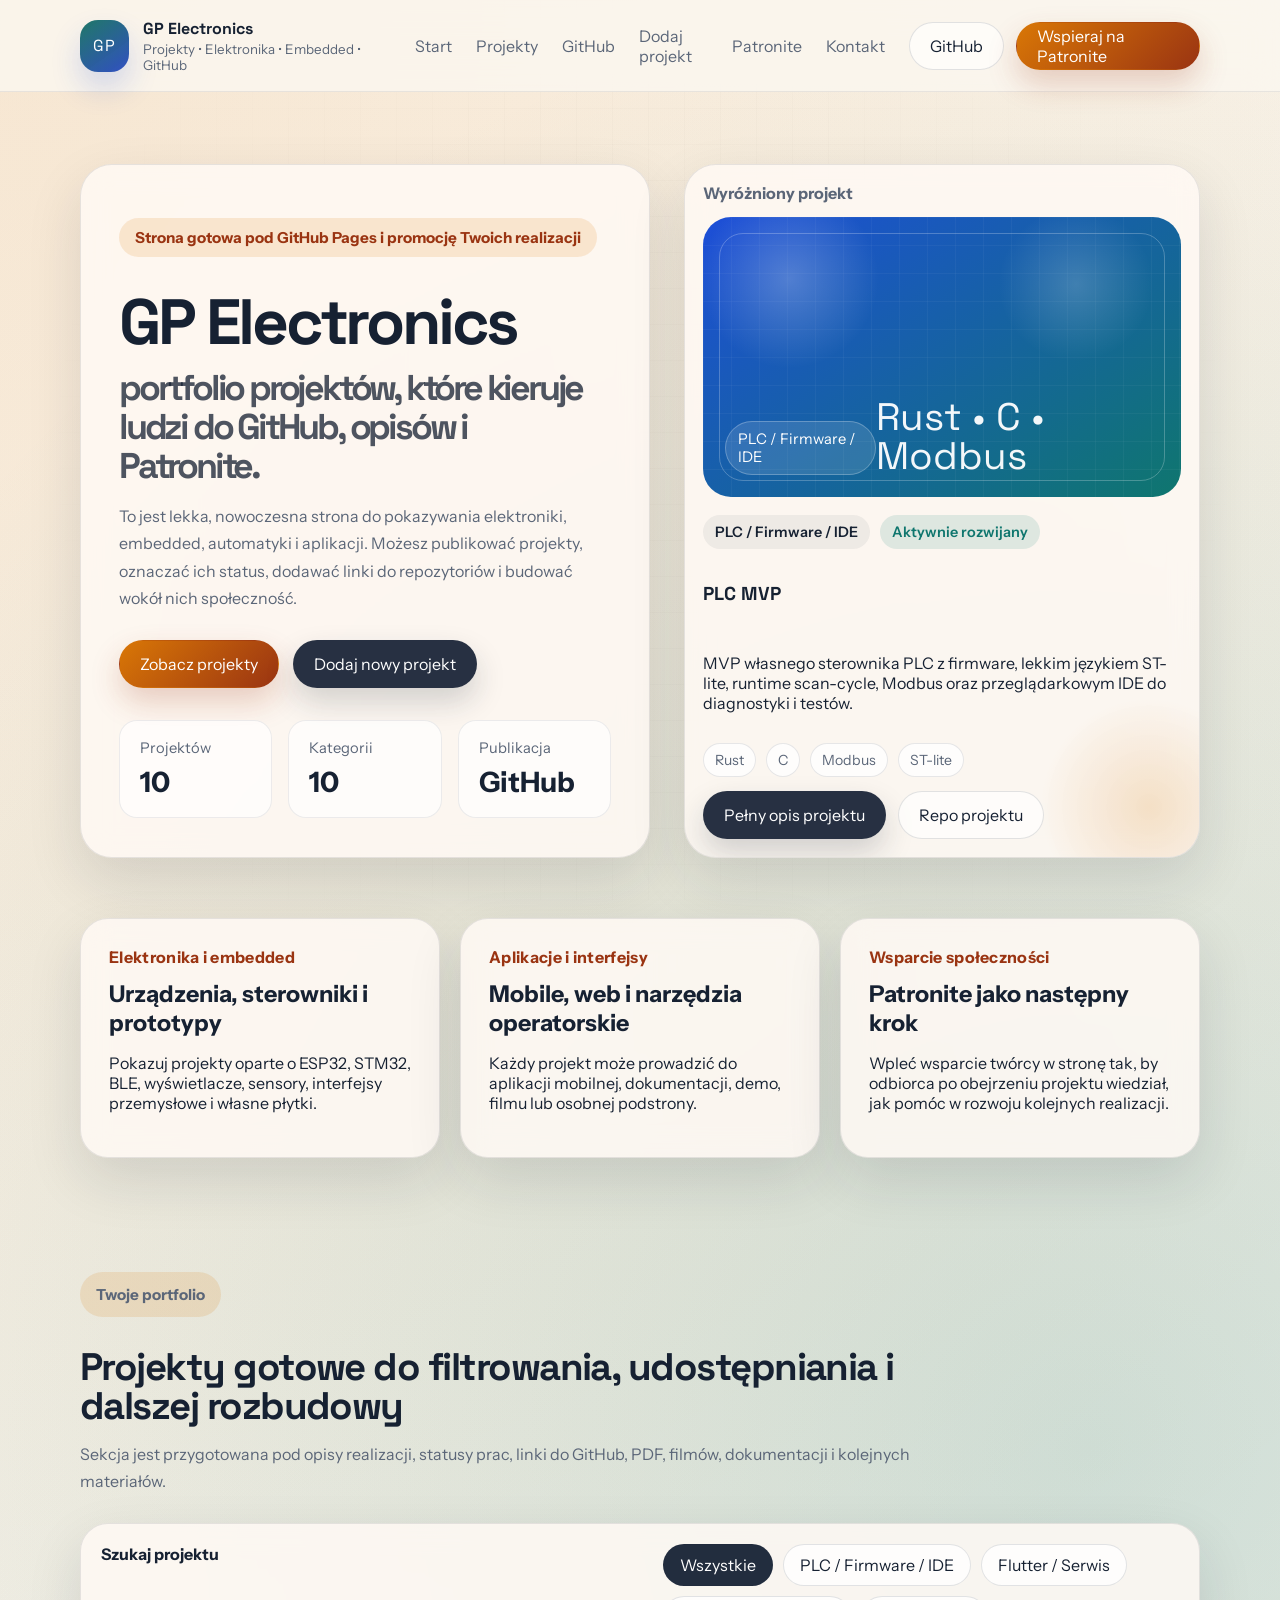
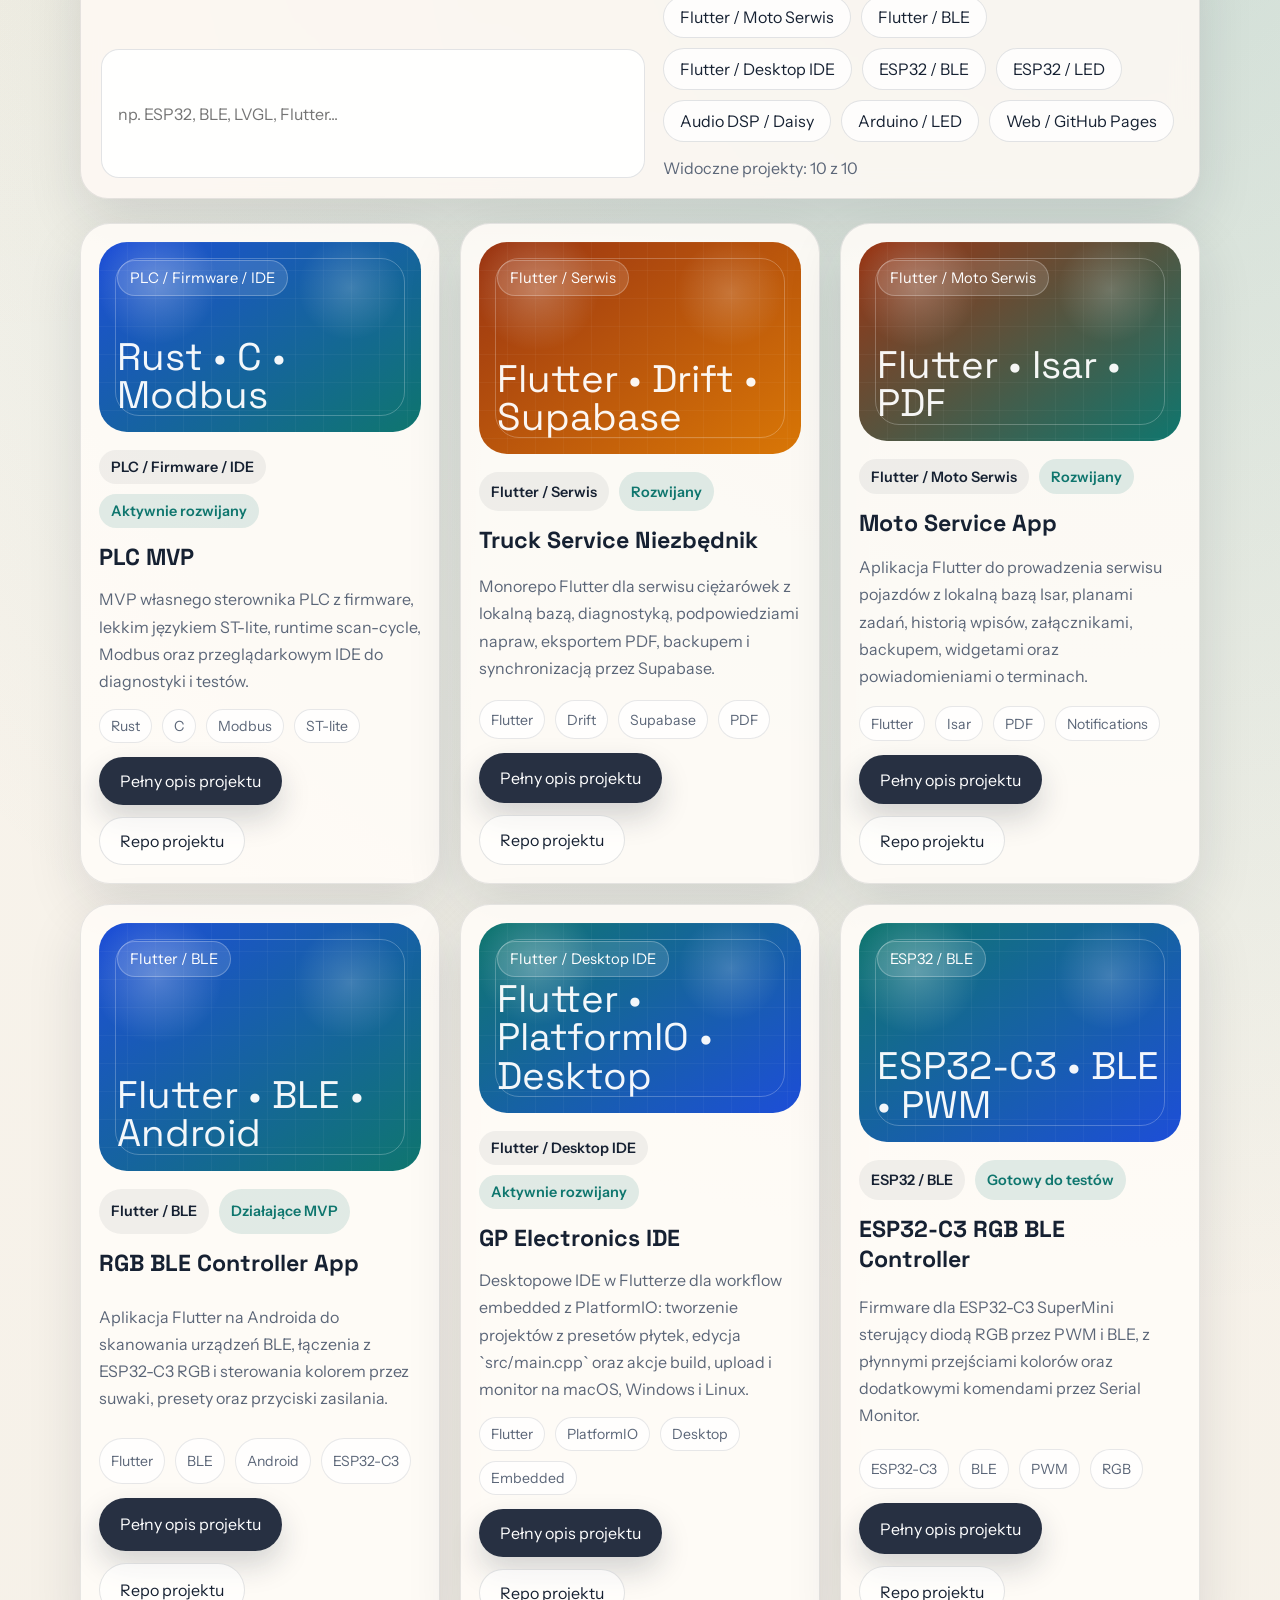
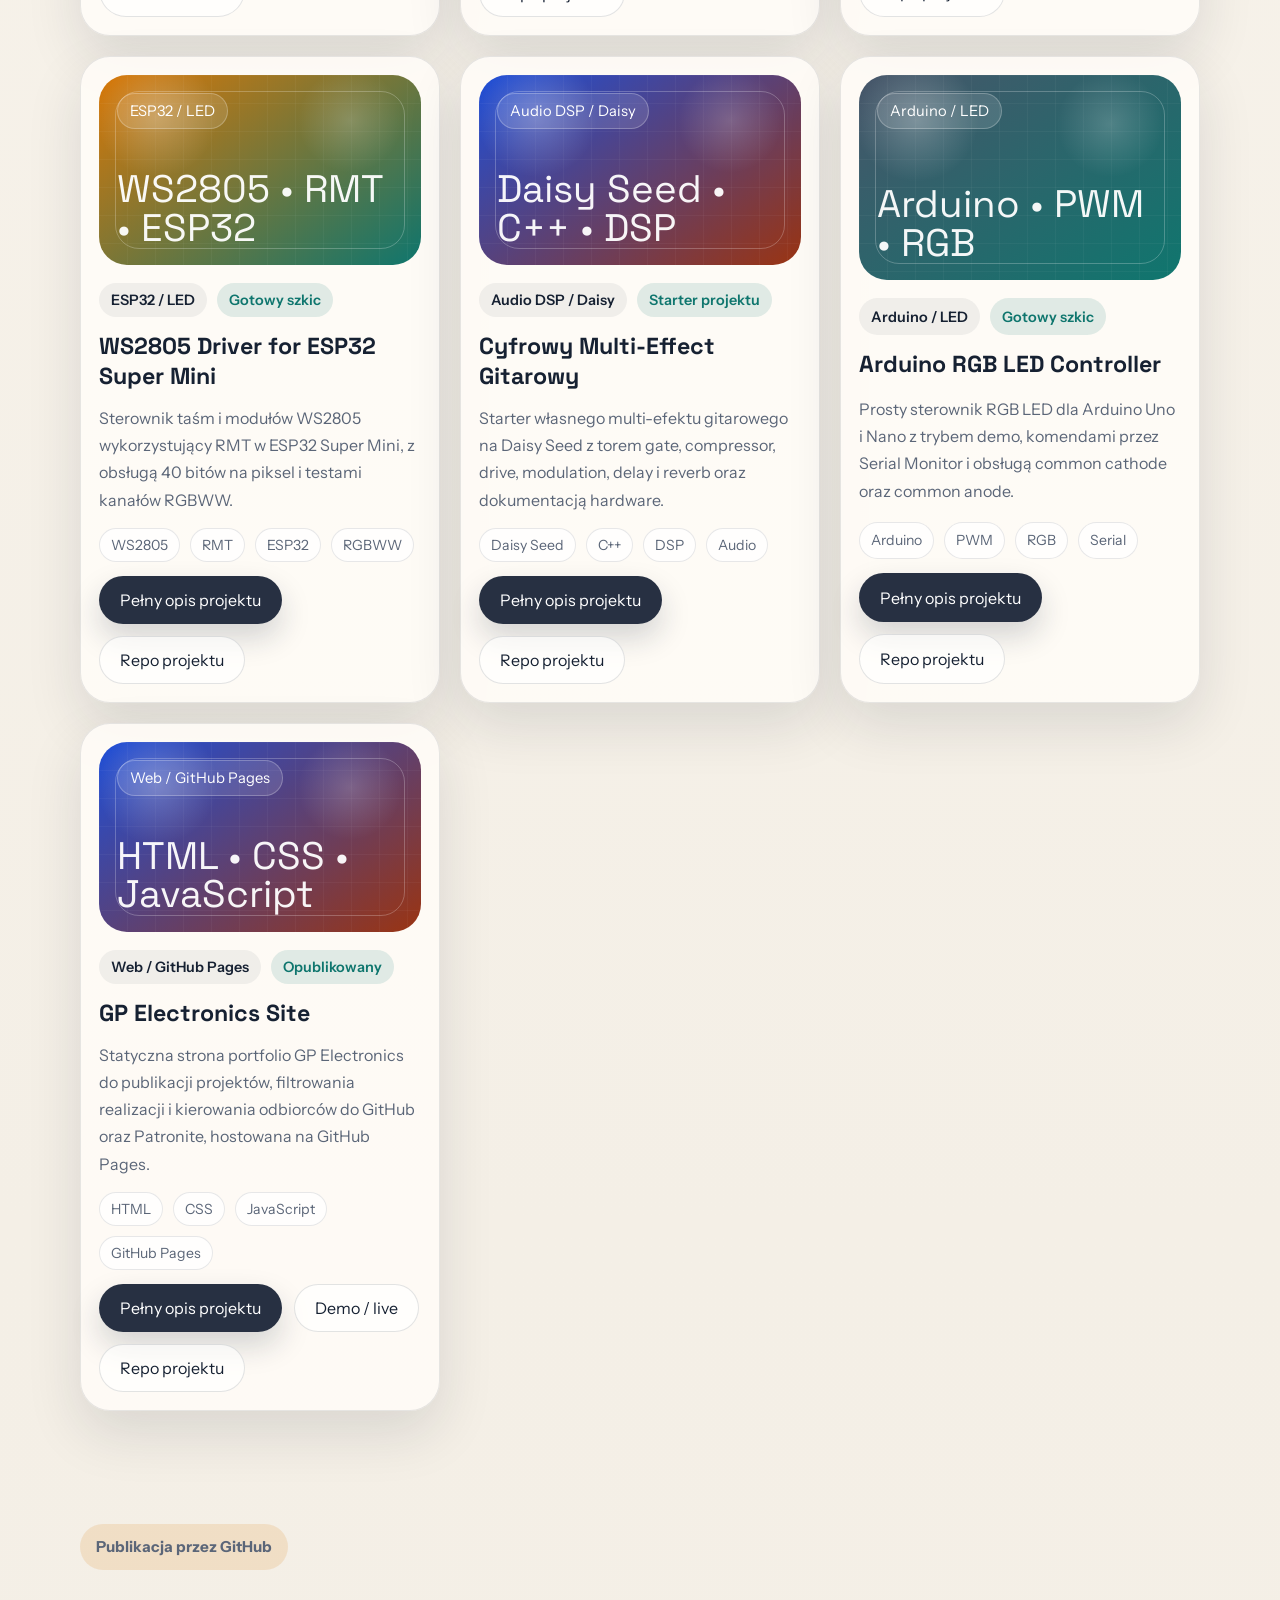
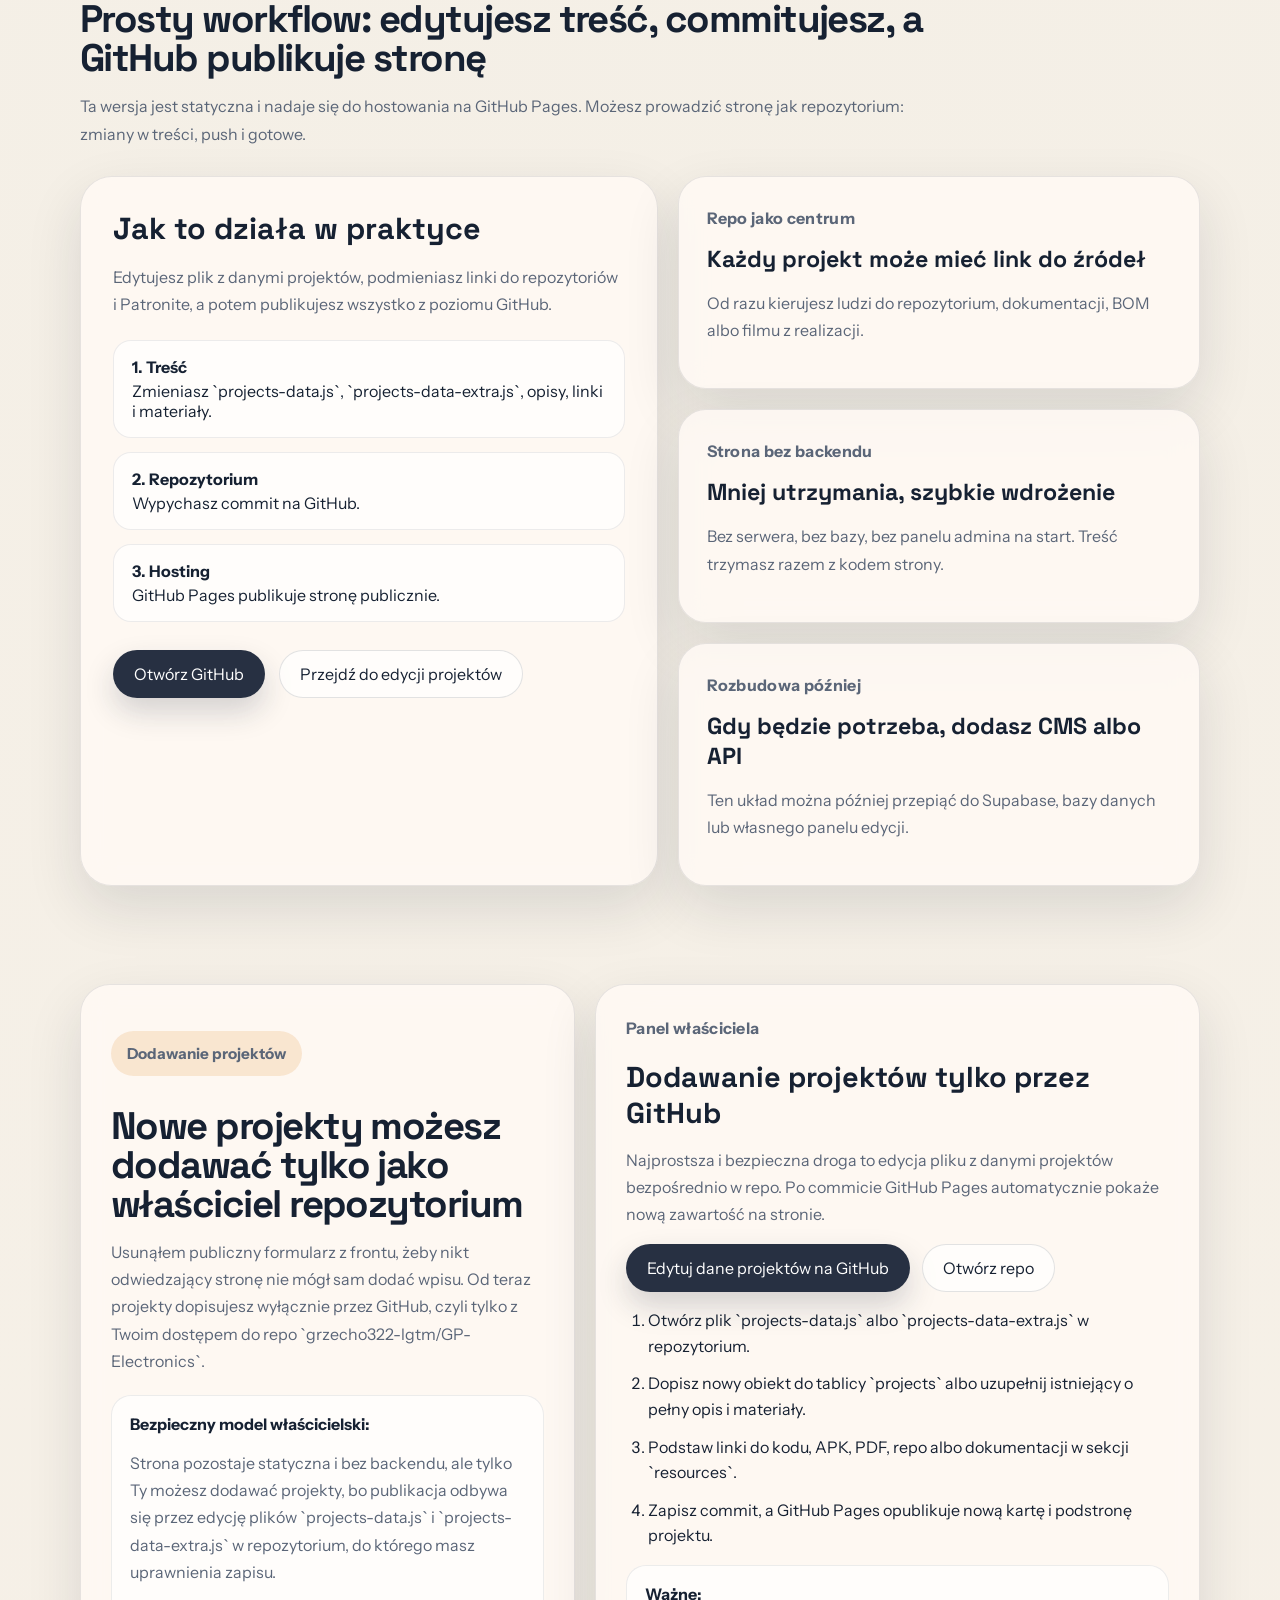
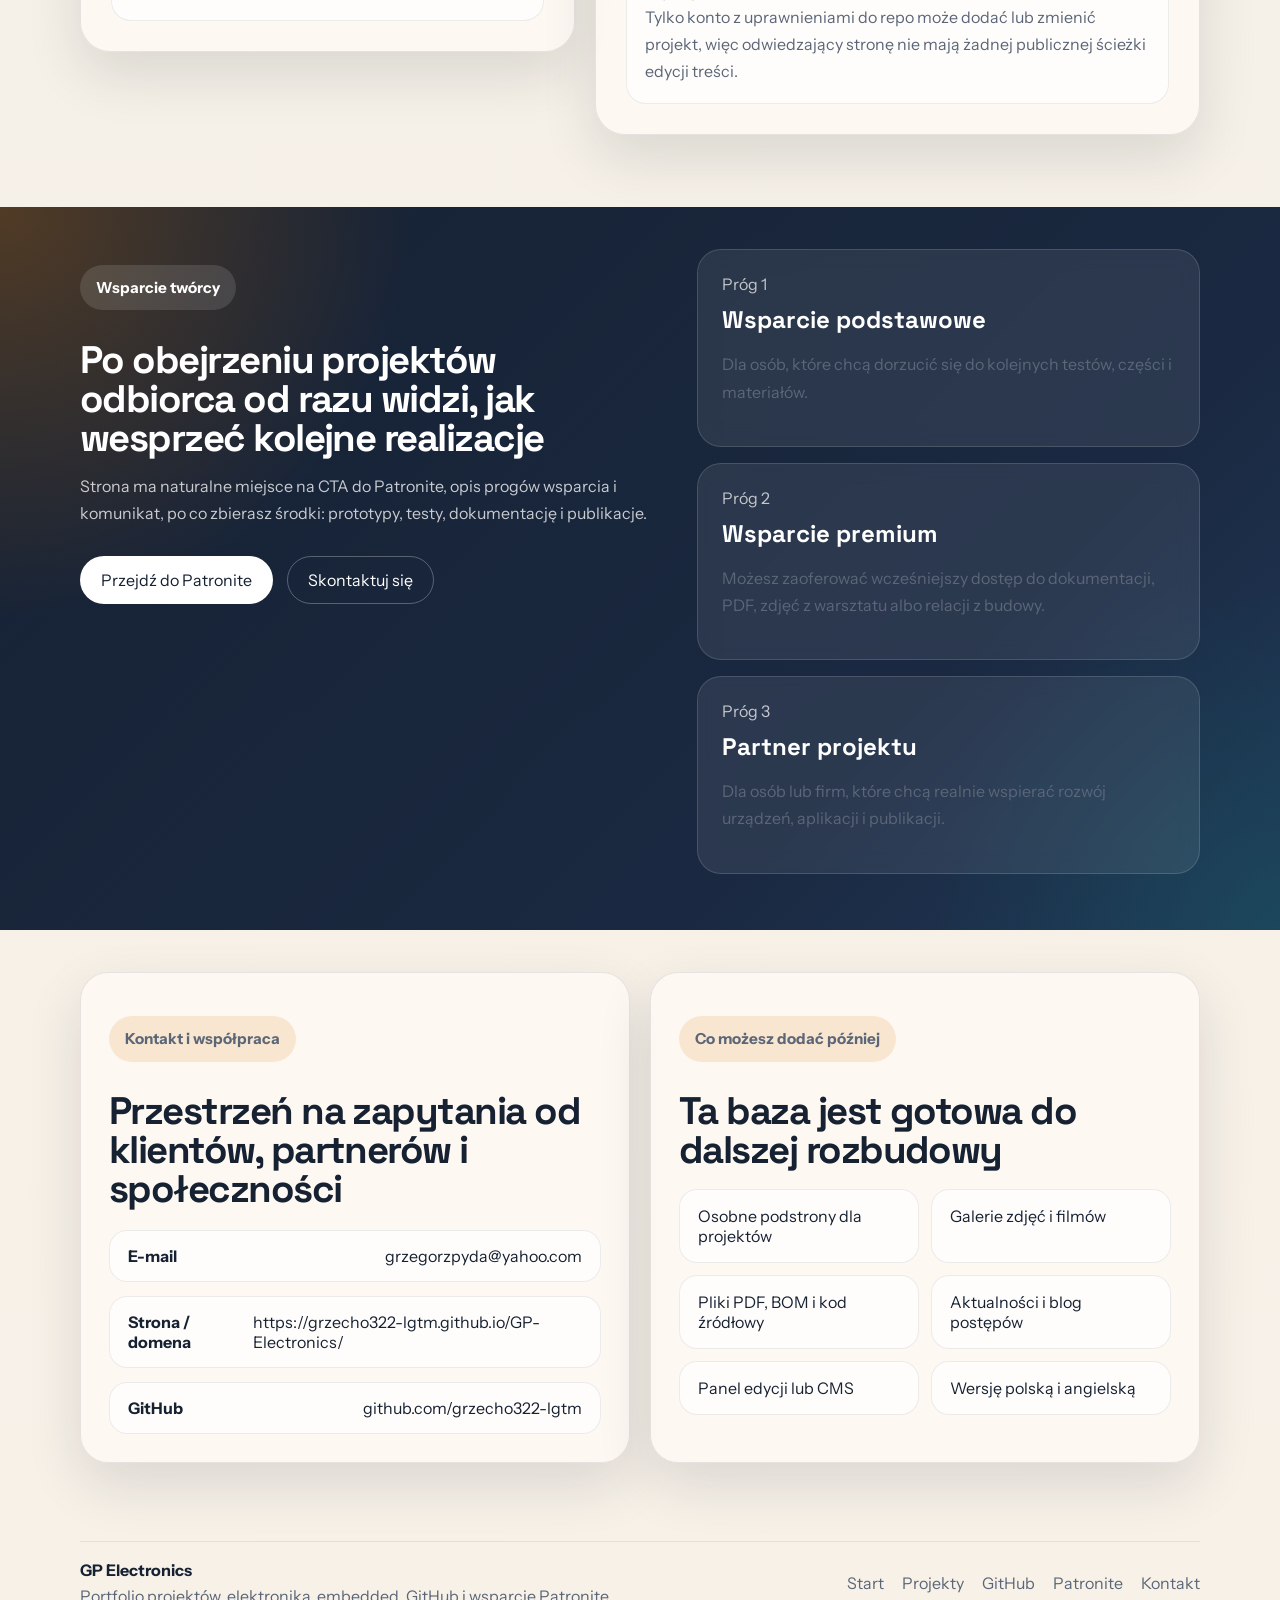
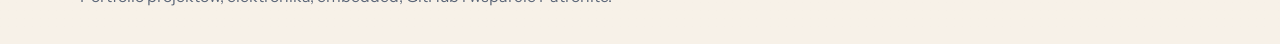
<file: index.html>
<!DOCTYPE html>
<html lang="pl">
  <head>
    <meta charset="UTF-8" />
    <meta name="viewport" content="width=device-width, initial-scale=1.0" />
    <title>GP Electronics | Projekty, embedded i Patronite</title>
    <meta
      name="description"
      content="Strona GP Electronics do publikacji projektów embedded, elektroniki i aplikacji oraz kierowania odbiorców do GitHub i Patronite."
    />
    <link rel="preconnect" href="https://fonts.googleapis.com" />
    <link rel="preconnect" href="https://fonts.gstatic.com" crossorigin />
    <link
      href="https://fonts.googleapis.com/css2?family=Instrument+Sans:wght@400;500;600;700&family=Space+Grotesk:wght@500;700&display=swap"
      rel="stylesheet"
    />
    <link rel="stylesheet" href="./styles.css" />
  </head>
  <body>
    <div class="page-shell">
      <header class="site-header">
        <div class="shell header-inner">
          <a class="brand" href="#start" aria-label="GP Electronics - start">
            <span class="brand-mark">GP</span>
            <span class="brand-copy">
              <strong>GP Electronics</strong>
              <small>Projekty • Elektronika • Embedded • GitHub</small>
            </span>
          </a>

          <nav class="desktop-nav" aria-label="Główna nawigacja">
            <a href="#start">Start</a>
            <a href="#projekty">Projekty</a>
            <a href="#github">GitHub</a>
            <a href="#dodaj">Dodaj projekt</a>
            <a href="#patronite">Patronite</a>
            <a href="#kontakt">Kontakt</a>
          </nav>

          <div class="header-actions">
            <a class="button button-ghost desktop-only" id="github-profile-link" href="#" target="_blank" rel="noreferrer">
              GitHub
            </a>
            <a class="button button-primary" id="patronite-link-header" href="#" target="_blank" rel="noreferrer">
              Wspieraj na Patronite
            </a>
            <button class="menu-toggle" id="menu-toggle" type="button" aria-expanded="false" aria-controls="mobile-nav">
              <span></span>
              <span></span>
              <span></span>
              <span class="sr-only">Otwórz menu</span>
            </button>
          </div>
        </div>

        <div class="mobile-nav" id="mobile-nav">
          <div class="shell mobile-nav-inner">
            <a href="#start">Start</a>
            <a href="#projekty">Projekty</a>
            <a href="#github">GitHub</a>
            <a href="#dodaj">Dodaj projekt</a>
            <a href="#patronite">Patronite</a>
            <a href="#kontakt">Kontakt</a>
            <a class="button button-primary button-block" id="patronite-link-mobile" href="#" target="_blank" rel="noreferrer">
              Wspieraj na Patronite
            </a>
          </div>
        </div>
      </header>

      <main>
        <section class="hero-section" id="start">
          <div class="shell hero-grid">
            <div class="hero-copy fade-up">
              <p class="eyebrow">Strona gotowa pod GitHub Pages i promocję Twoich realizacji</p>
              <h1>
                GP Electronics
                <span>portfolio projektów, które kieruje ludzi do GitHub, opisów i Patronite.</span>
              </h1>
              <p class="hero-text">
                To jest lekka, nowoczesna strona do pokazywania elektroniki, embedded, automatyki i aplikacji.
                Możesz publikować projekty, oznaczać ich status, dodawać linki do repozytoriów i budować wokół nich społeczność.
              </p>

              <div class="hero-actions">
                <a class="button button-primary" href="#projekty">Zobacz projekty</a>
                <a class="button button-secondary" href="#dodaj">Dodaj nowy projekt</a>
              </div>

              <div class="stats-grid" id="stats-grid">
                <article class="stat-card">
                  <span>Projektów</span>
                  <strong id="projects-count">0</strong>
                </article>
                <article class="stat-card">
                  <span>Kategorii</span>
                  <strong id="categories-count">0</strong>
                </article>
                <article class="stat-card">
                  <span>Publikacja</span>
                  <strong>GitHub</strong>
                </article>
              </div>
            </div>

            <aside class="featured-panel fade-up-delayed">
              <div class="featured-label">Wyróżniony projekt</div>
              <div class="featured-card" id="featured-project"></div>
            </aside>
          </div>
        </section>

        <section class="section shell capabilities-section">
          <div class="capabilities-grid">
            <article class="info-card reveal-card">
              <p class="info-kicker">Elektronika i embedded</p>
              <h2>Urządzenia, sterowniki i prototypy</h2>
              <p>
                Pokazuj projekty oparte o ESP32, STM32, BLE, wyświetlacze, sensory, interfejsy przemysłowe i własne płytki.
              </p>
            </article>
            <article class="info-card reveal-card">
              <p class="info-kicker">Aplikacje i interfejsy</p>
              <h2>Mobile, web i narzędzia operatorskie</h2>
              <p>
                Każdy projekt może prowadzić do aplikacji mobilnej, dokumentacji, demo, filmu lub osobnej podstrony.
              </p>
            </article>
            <article class="info-card reveal-card">
              <p class="info-kicker">Wsparcie społeczności</p>
              <h2>Patronite jako następny krok</h2>
              <p>
                Wpleć wsparcie twórcy w stronę tak, by odbiorca po obejrzeniu projektu wiedział, jak pomóc w rozwoju kolejnych realizacji.
              </p>
            </article>
          </div>
        </section>

        <section class="section shell" id="projekty">
          <div class="section-heading">
            <p class="eyebrow">Twoje portfolio</p>
            <h2>Projekty gotowe do filtrowania, udostępniania i dalszej rozbudowy</h2>
            <p>
              Sekcja jest przygotowana pod opisy realizacji, statusy prac, linki do GitHub, PDF, filmów, dokumentacji i kolejnych materiałów.
            </p>
          </div>

          <div class="projects-toolbar">
            <label class="search-field" for="project-search">
              <span>Szukaj projektu</span>
              <input id="project-search" type="search" placeholder="np. ESP32, BLE, LVGL, Flutter..." />
            </label>

            <div class="toolbar-meta">
              <div class="filter-group" id="category-filters" aria-label="Filtry kategorii"></div>
              <p class="results-summary" id="results-summary"></p>
            </div>
          </div>

          <div class="projects-grid" id="projects-grid"></div>
        </section>

        <section class="section shell github-section" id="github">
          <div class="section-heading">
            <p class="eyebrow">Publikacja przez GitHub</p>
            <h2>Prosty workflow: edytujesz treść, commitujesz, a GitHub publikuje stronę</h2>
            <p>
              Ta wersja jest statyczna i nadaje się do hostowania na GitHub Pages. Możesz prowadzić stronę jak repozytorium: zmiany w treści, push i gotowe.
            </p>
          </div>

          <div class="github-layout">
            <article class="github-callout">
              <h3>Jak to działa w praktyce</h3>
              <p>
                Edytujesz plik z danymi projektów, podmieniasz linki do repozytoriów i Patronite, a potem publikujesz wszystko z poziomu GitHub.
              </p>
              <div class="github-steps">
                <div>
                  <strong>1. Treść</strong>
                  <span>Zmieniasz `projects-data.js`, `projects-data-extra.js`, opisy, linki i materiały.</span>
                </div>
                <div>
                  <strong>2. Repozytorium</strong>
                  <span>Wypychasz commit na GitHub.</span>
                </div>
                <div>
                  <strong>3. Hosting</strong>
                  <span>GitHub Pages publikuje stronę publicznie.</span>
                </div>
              </div>
              <div class="hero-actions">
                <a class="button button-secondary" id="github-repository-link" href="#" target="_blank" rel="noreferrer">Otwórz GitHub</a>
                <a class="button button-ghost" href="#dodaj">Przejdź do edycji projektów</a>
              </div>
            </article>

            <div class="github-cards">
              <article class="mini-card">
                <p class="info-kicker">Repo jako centrum</p>
                <h3>Każdy projekt może mieć link do źródeł</h3>
                <p>Od razu kierujesz ludzi do repozytorium, dokumentacji, BOM albo filmu z realizacji.</p>
              </article>
              <article class="mini-card">
                <p class="info-kicker">Strona bez backendu</p>
                <h3>Mniej utrzymania, szybkie wdrożenie</h3>
                <p>Bez serwera, bez bazy, bez panelu admina na start. Treść trzymasz razem z kodem strony.</p>
              </article>
              <article class="mini-card">
                <p class="info-kicker">Rozbudowa później</p>
                <h3>Gdy będzie potrzeba, dodasz CMS albo API</h3>
                <p>Ten układ można później przepiąć do Supabase, bazy danych lub własnego panelu edycji.</p>
              </article>
            </div>
          </div>
        </section>

        <section class="section shell add-section" id="dodaj">
          <div class="add-layout">
            <article class="editor-note">
              <div class="section-heading compact">
                <p class="eyebrow">Dodawanie projektów</p>
                <h2>Nowe projekty możesz dodawać tylko jako właściciel repozytorium</h2>
                <p>
                  Usunąłem publiczny formularz z frontu, żeby nikt odwiedzający stronę nie mógł sam dodać wpisu. Od teraz projekty dopisujesz wyłącznie przez GitHub, czyli tylko z Twoim dostępem do repo `grzecho322-lgtm/GP-Electronics`.
                </p>
              </div>

              <div class="editor-hint">
                <strong>Bezpieczny model właścicielski:</strong>
                <p>
                  Strona pozostaje statyczna i bez backendu, ale tylko Ty możesz dodawać projekty, bo publikacja odbywa się przez edycję plików `projects-data.js` i `projects-data-extra.js` w repozytorium, do którego masz uprawnienia zapisu.
                </p>
              </div>
            </article>

            <article class="owner-panel">
              <p class="info-kicker">Panel właściciela</p>
              <h3>Dodawanie projektów tylko przez GitHub</h3>
              <p>
                Najprostsza i bezpieczna droga to edycja pliku z danymi projektów bezpośrednio w repo. Po commicie GitHub Pages automatycznie pokaże nową zawartość na stronie.
              </p>

              <div class="owner-actions">
                <a class="button button-secondary" id="github-edit-projects-link" href="#" target="_blank" rel="noreferrer">
                  Edytuj dane projektów na GitHub
                </a>
                <a class="button button-ghost" id="github-repository-link-owner" href="#" target="_blank" rel="noreferrer">
                  Otwórz repo
                </a>
              </div>

              <ol class="owner-steps">
                <li>Otwórz plik `projects-data.js` albo `projects-data-extra.js` w repozytorium.</li>
                <li>Dopisz nowy obiekt do tablicy `projects` albo uzupełnij istniejący o pełny opis i materiały.</li>
                <li>Podstaw linki do kodu, APK, PDF, repo albo dokumentacji w sekcji `resources`.</li>
                <li>Zapisz commit, a GitHub Pages opublikuje nową kartę i podstronę projektu.</li>
              </ol>

              <div class="code-note">
                <strong>Ważne:</strong>
                <p>
                  Tylko konto z uprawnieniami do repo może dodać lub zmienić projekt, więc odwiedzający stronę nie mają żadnej publicznej ścieżki edycji treści.
                </p>
              </div>
            </article>
          </div>
        </section>

        <section class="section patronite-section" id="patronite">
          <div class="shell patronite-layout">
            <div class="patronite-copy">
              <p class="eyebrow inverted">Wsparcie twórcy</p>
              <h2>Po obejrzeniu projektów odbiorca od razu widzi, jak wesprzeć kolejne realizacje</h2>
              <p>
                Strona ma naturalne miejsce na CTA do Patronite, opis progów wsparcia i komunikat, po co zbierasz środki: prototypy, testy, dokumentację i publikacje.
              </p>
              <div class="hero-actions">
                <a class="button button-light" id="patronite-link-section" href="#" target="_blank" rel="noreferrer">Przejdź do Patronite</a>
                <a class="button button-outline-light" href="#kontakt">Skontaktuj się</a>
              </div>
            </div>

            <div class="tiers-grid">
              <article class="tier-card">
                <span>Próg 1</span>
                <h3>Wsparcie podstawowe</h3>
                <p>Dla osób, które chcą dorzucić się do kolejnych testów, części i materiałów.</p>
              </article>
              <article class="tier-card">
                <span>Próg 2</span>
                <h3>Wsparcie premium</h3>
                <p>Możesz zaoferować wcześniejszy dostęp do dokumentacji, PDF, zdjęć z warsztatu albo relacji z budowy.</p>
              </article>
              <article class="tier-card">
                <span>Próg 3</span>
                <h3>Partner projektu</h3>
                <p>Dla osób lub firm, które chcą realnie wspierać rozwój urządzeń, aplikacji i publikacji.</p>
              </article>
            </div>
          </div>
        </section>

        <section class="section shell contact-section" id="kontakt">
          <div class="contact-layout">
            <article class="contact-card">
              <p class="eyebrow">Kontakt i współpraca</p>
              <h2>Przestrzeń na zapytania od klientów, partnerów i społeczności</h2>
              <ul class="contact-list">
                <li><strong>E-mail</strong><span id="contact-email"></span></li>
                <li><strong>Strona / domena</strong><span id="contact-website"></span></li>
                <li><strong>GitHub</strong><span id="contact-github"></span></li>
              </ul>
            </article>

            <article class="contact-card roadmap-card">
              <p class="eyebrow">Co możesz dodać później</p>
              <h2>Ta baza jest gotowa do dalszej rozbudowy</h2>
              <div class="roadmap-grid">
                <span>Osobne podstrony dla projektów</span>
                <span>Galerie zdjęć i filmów</span>
                <span>Pliki PDF, BOM i kod źródłowy</span>
                <span>Aktualności i blog postępów</span>
                <span>Panel edycji lub CMS</span>
                <span>Wersję polską i angielską</span>
              </div>
            </article>
          </div>
        </section>
      </main>

      <footer class="site-footer">
        <div class="shell footer-inner">
          <div>
            <strong>GP Electronics</strong>
            <p>Portfolio projektów, elektronika, embedded, GitHub i wsparcie Patronite.</p>
          </div>
          <div class="footer-links">
            <a href="#start">Start</a>
            <a href="#projekty">Projekty</a>
            <a href="#github">GitHub</a>
            <a href="#patronite">Patronite</a>
            <a href="#kontakt">Kontakt</a>
          </div>
        </div>
      </footer>
    </div>

    <script src="./projects-data.js"></script>
    <script src="./projects-data-extra.js"></script>
    <script src="./app.js"></script>
  </body>
</html>
</file>
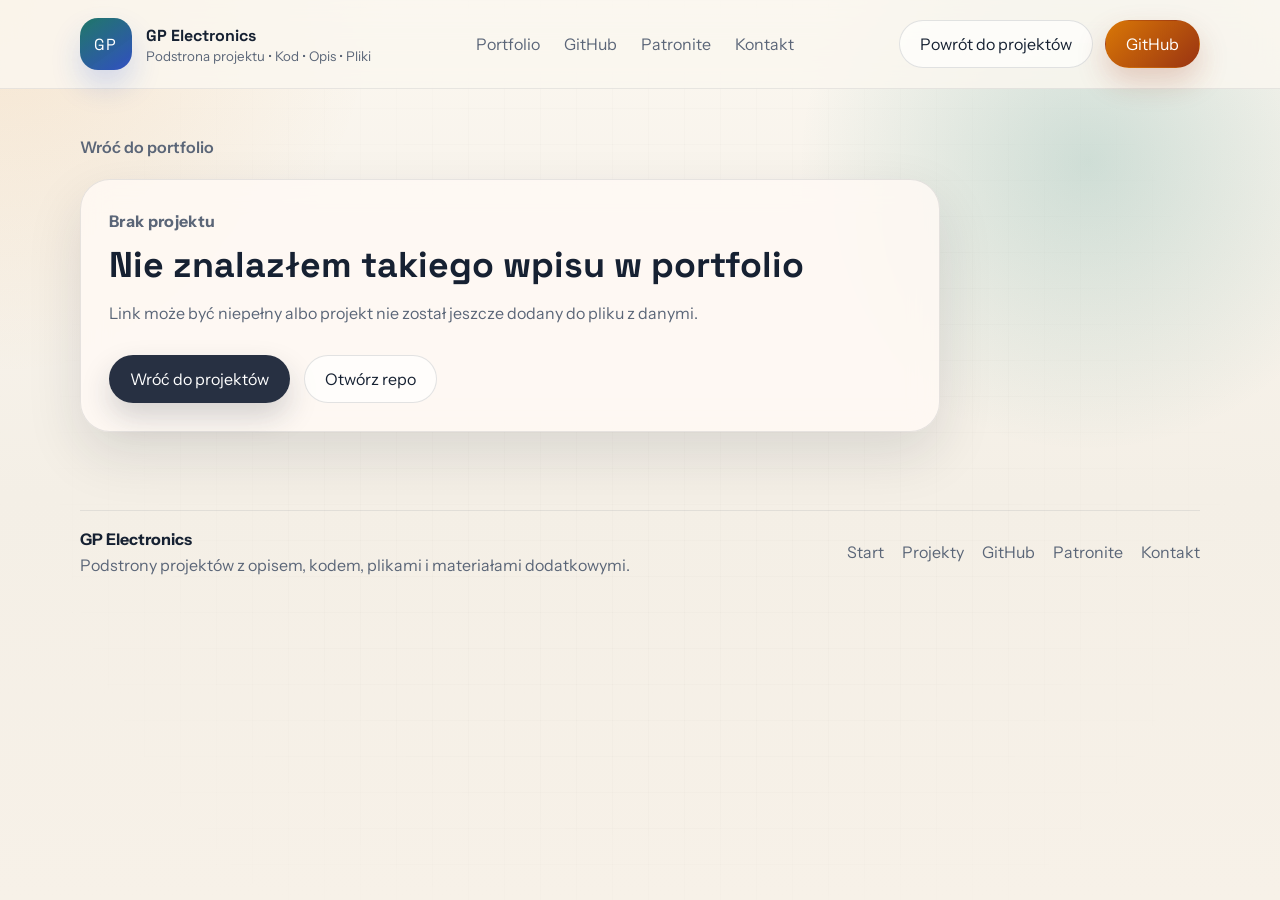
<file: project.html>
<!DOCTYPE html>
<html lang="pl">
  <head>
    <meta charset="UTF-8" />
    <meta name="viewport" content="width=device-width, initial-scale=1.0" />
    <title>Projekt | GP Electronics</title>
    <meta
      id="project-meta-description"
      name="description"
      content="Podstrona projektu GP Electronics z pełnym opisem, materiałami i linkami."
    />
    <link rel="preconnect" href="https://fonts.googleapis.com" />
    <link rel="preconnect" href="https://fonts.gstatic.com" crossorigin />
    <link
      href="https://fonts.googleapis.com/css2?family=Instrument+Sans:wght@400;500;600;700&family=Space+Grotesk:wght@500;700&display=swap"
      rel="stylesheet"
    />
    <link rel="stylesheet" href="./styles.css" />
  </head>
  <body>
    <div class="page-shell">
      <header class="site-header">
        <div class="shell header-inner">
          <a class="brand" href="./index.html#start" aria-label="GP Electronics - start">
            <span class="brand-mark">GP</span>
            <span class="brand-copy">
              <strong>GP Electronics</strong>
              <small>Podstrona projektu • Kod • Opis • Pliki</small>
            </span>
          </a>

          <nav class="desktop-nav" aria-label="Nawigacja projektu">
            <a href="./index.html#projekty">Portfolio</a>
            <a href="./index.html#github">GitHub</a>
            <a href="./index.html#patronite">Patronite</a>
            <a href="./index.html#kontakt">Kontakt</a>
          </nav>

          <div class="header-actions">
            <a class="button button-ghost desktop-only" href="./index.html#projekty">Powrót do projektów</a>
            <a class="button button-primary" id="project-github-profile-link" href="#" target="_blank" rel="noreferrer">
              GitHub
            </a>
            <button class="menu-toggle" id="menu-toggle" type="button" aria-expanded="false" aria-controls="mobile-nav">
              <span></span>
              <span></span>
              <span></span>
              <span class="sr-only">Otwórz menu</span>
            </button>
          </div>
        </div>

        <div class="mobile-nav" id="mobile-nav">
          <div class="shell mobile-nav-inner">
            <a href="./index.html#projekty">Portfolio</a>
            <a href="./index.html#github">GitHub</a>
            <a href="./index.html#patronite">Patronite</a>
            <a href="./index.html#kontakt">Kontakt</a>
            <a class="button button-primary button-block" href="./index.html#projekty">Wróć do strony głównej</a>
          </div>
        </div>
      </header>

      <main class="project-main">
        <section class="section shell project-page-section">
          <a class="breadcrumb-link" href="./index.html#projekty">Wróć do portfolio</a>
          <div id="project-detail-root"></div>
        </section>
      </main>

      <footer class="site-footer">
        <div class="shell footer-inner">
          <div>
            <strong>GP Electronics</strong>
            <p>Podstrony projektów z opisem, kodem, plikami i materiałami dodatkowymi.</p>
          </div>
          <div class="footer-links">
            <a href="./index.html#start">Start</a>
            <a href="./index.html#projekty">Projekty</a>
            <a href="./index.html#github">GitHub</a>
            <a href="./index.html#patronite">Patronite</a>
            <a href="./index.html#kontakt">Kontakt</a>
          </div>
        </div>
      </footer>
    </div>

    <script src="./projects-data.js"></script>
    <script src="./projects-data-extra.js"></script>
    <script src="./project.js"></script>
  </body>
</html>
</file>
<file: styles.css>
:root {
  --bg: #f4efe6;
  --bg-strong: #ece2d3;
  --surface: rgba(255, 250, 245, 0.84);
  --surface-strong: #fffaf3;
  --surface-dark: #152033;
  --ink: #162132;
  --muted: #5b6678;
  --line: rgba(22, 33, 50, 0.12);
  --accent: #d97706;
  --accent-deep: #9a3412;
  --accent-soft: rgba(217, 119, 6, 0.14);
  --teal: #0f766e;
  --blue: #1d4ed8;
  --shadow: 0 22px 55px rgba(21, 32, 51, 0.12);
  --radius-xl: 32px;
  --radius-lg: 24px;
  --radius-md: 18px;
  --content-width: min(1120px, calc(100vw - 40px));
}

*,
*::before,
*::after {
  box-sizing: border-box;
}

html {
  scroll-behavior: smooth;
}

body {
  margin: 0;
  font-family: "Instrument Sans", sans-serif;
  color: var(--ink);
  background:
    radial-gradient(circle at top left, rgba(217, 119, 6, 0.13), transparent 24%),
    radial-gradient(circle at 85% 18%, rgba(15, 118, 110, 0.18), transparent 22%),
    linear-gradient(180deg, #fbf7f0 0%, #f4efe6 55%, #f7f1e8 100%);
}

body::before {
  content: "";
  position: fixed;
  inset: 0;
  pointer-events: none;
  background-image:
    linear-gradient(rgba(22, 33, 50, 0.03) 1px, transparent 1px),
    linear-gradient(90deg, rgba(22, 33, 50, 0.03) 1px, transparent 1px);
  background-size: 36px 36px;
  mask-image: radial-gradient(circle at center, black 40%, transparent 90%);
  opacity: 0.45;
}

a {
  color: inherit;
  text-decoration: none;
}

button,
input,
textarea {
  font: inherit;
}

img {
  max-width: 100%;
  display: block;
}

.sr-only {
  position: absolute;
  width: 1px;
  height: 1px;
  padding: 0;
  margin: -1px;
  overflow: hidden;
  clip: rect(0, 0, 0, 0);
  white-space: nowrap;
  border: 0;
}

.page-shell {
  position: relative;
  min-height: 100vh;
}

.shell {
  width: var(--content-width);
  margin: 0 auto;
}

.site-header {
  position: sticky;
  top: 0;
  z-index: 50;
  backdrop-filter: blur(16px);
  background: rgba(251, 247, 240, 0.82);
  border-bottom: 1px solid rgba(22, 33, 50, 0.08);
}

.header-inner {
  display: flex;
  align-items: center;
  justify-content: space-between;
  gap: 24px;
  padding: 18px 0;
}

.brand {
  display: inline-flex;
  align-items: center;
  gap: 14px;
  min-width: 0;
}

.brand-mark {
  display: inline-grid;
  place-items: center;
  width: 52px;
  height: 52px;
  border-radius: 18px;
  background:
    linear-gradient(145deg, rgba(15, 118, 110, 0.92), rgba(29, 78, 216, 0.86)),
    linear-gradient(145deg, rgba(217, 119, 6, 0.9), rgba(154, 52, 18, 0.82));
  box-shadow: 0 16px 30px rgba(29, 78, 216, 0.18);
  color: white;
  font-family: "Space Grotesk", sans-serif;
  font-size: 1rem;
  letter-spacing: 0.08em;
}

.brand-copy {
  display: grid;
  gap: 2px;
}

.brand-copy strong,
.section-heading h2,
.hero-copy h1,
.featured-content h3,
.project-body h3,
.github-callout h3,
.mini-card h3,
.editor-note h2,
.patronite-copy h2,
.contact-card h2,
.tier-card h3 {
  font-family: "Space Grotesk", sans-serif;
}

.brand-copy small {
  color: var(--muted);
}

.desktop-nav {
  display: flex;
  align-items: center;
  gap: 24px;
  color: var(--muted);
}

.desktop-nav a,
.footer-links a {
  position: relative;
  transition: color 180ms ease;
}

.desktop-nav a::after,
.footer-links a::after {
  content: "";
  position: absolute;
  left: 0;
  bottom: -4px;
  width: 100%;
  height: 2px;
  transform: scaleX(0);
  transform-origin: left;
  transition: transform 180ms ease;
  background: linear-gradient(90deg, var(--accent), var(--teal));
}

.desktop-nav a:hover,
.footer-links a:hover {
  color: var(--ink);
}

.desktop-nav a:hover::after,
.footer-links a:hover::after {
  transform: scaleX(1);
}

.header-actions {
  display: flex;
  align-items: center;
  gap: 12px;
}

.button {
  display: inline-flex;
  align-items: center;
  justify-content: center;
  gap: 10px;
  min-height: 48px;
  padding: 0 20px;
  border-radius: 999px;
  border: 1px solid transparent;
  cursor: pointer;
  transition:
    transform 180ms ease,
    box-shadow 180ms ease,
    background 180ms ease,
    border-color 180ms ease;
}

.button:hover {
  transform: translateY(-1px);
}

.button-primary {
  background: linear-gradient(135deg, var(--accent), var(--accent-deep));
  color: white;
  box-shadow: 0 14px 30px rgba(154, 52, 18, 0.22);
}

.button-secondary {
  background: rgba(21, 32, 51, 0.92);
  color: white;
  box-shadow: 0 14px 30px rgba(21, 32, 51, 0.18);
}

.button-ghost {
  background: rgba(255, 255, 255, 0.65);
  border-color: rgba(22, 33, 50, 0.12);
  color: var(--ink);
}

.button-light {
  background: white;
  color: var(--surface-dark);
}

.button-outline-light {
  border-color: rgba(255, 255, 255, 0.28);
  background: transparent;
  color: white;
}

.button-block {
  width: 100%;
}

.desktop-only {
  display: inline-flex;
}

.menu-toggle {
  display: none;
  width: 48px;
  height: 48px;
  padding: 0;
  border-radius: 14px;
  border: 1px solid rgba(22, 33, 50, 0.12);
  background: rgba(255, 255, 255, 0.72);
}

.menu-toggle span {
  display: block;
  width: 20px;
  height: 2px;
  margin: 4px auto;
  background: var(--ink);
  border-radius: 999px;
  transition: transform 180ms ease, opacity 180ms ease;
}

.menu-toggle.is-open span:nth-child(1) {
  transform: translateY(6px) rotate(45deg);
}

.menu-toggle.is-open span:nth-child(2) {
  opacity: 0;
}

.menu-toggle.is-open span:nth-child(3) {
  transform: translateY(-6px) rotate(-45deg);
}

.mobile-nav {
  display: none;
  border-top: 1px solid rgba(22, 33, 50, 0.08);
}

.mobile-nav.is-open {
  display: block;
}

.mobile-nav-inner {
  display: grid;
  gap: 14px;
  padding: 16px 0 22px;
}

.hero-section {
  padding: 72px 0 38px;
}

.hero-grid {
  display: grid;
  grid-template-columns: minmax(0, 1.05fr) minmax(320px, 0.95fr);
  gap: 34px;
  align-items: stretch;
}

.hero-copy,
.featured-panel,
.info-card,
.projects-toolbar,
.github-callout,
.mini-card,
.editor-note,
.owner-panel,
.contact-card {
  border: 1px solid rgba(22, 33, 50, 0.1);
  background: var(--surface);
  box-shadow: var(--shadow);
  backdrop-filter: blur(14px);
}

.hero-copy {
  padding: 38px;
  border-radius: var(--radius-xl);
}

.eyebrow {
  display: inline-flex;
  align-items: center;
  width: fit-content;
  padding: 10px 16px;
  border-radius: 999px;
  background: var(--accent-soft);
  color: var(--accent-deep);
  font-size: 0.95rem;
  font-weight: 700;
}

.eyebrow.inverted {
  background: rgba(255, 255, 255, 0.12);
  color: white;
}

.hero-copy h1 {
  margin: 20px 0 18px;
  font-size: clamp(2.9rem, 5vw, 5.4rem);
  line-height: 0.95;
  letter-spacing: -0.05em;
}

.hero-copy h1 span {
  display: block;
  margin-top: 16px;
  color: rgba(22, 33, 50, 0.76);
  font-size: clamp(1.5rem, 2.8vw, 2.55rem);
  line-height: 1.08;
}

.hero-text,
.section-heading p,
.project-body p,
.github-callout p,
.mini-card p,
.editor-note p,
.editor-hint p,
.patronite-copy p,
.contact-card p,
.tier-card p {
  color: var(--muted);
  line-height: 1.7;
}

.hero-actions {
  display: flex;
  flex-wrap: wrap;
  gap: 14px;
  margin-top: 28px;
}

.stats-grid {
  display: grid;
  grid-template-columns: repeat(3, minmax(0, 1fr));
  gap: 16px;
  margin-top: 32px;
}

.stat-card {
  padding: 18px 20px;
  border-radius: var(--radius-md);
  background: rgba(255, 255, 255, 0.7);
  border: 1px solid rgba(22, 33, 50, 0.08);
}

.stat-card span {
  display: block;
  color: var(--muted);
  font-size: 0.92rem;
}

.stat-card strong {
  display: block;
  margin-top: 8px;
  font-size: clamp(1.35rem, 2.2vw, 2rem);
}

.featured-panel {
  padding: 18px;
  border-radius: var(--radius-xl);
  position: relative;
  overflow: hidden;
}

.featured-panel::before {
  content: "";
  position: absolute;
  inset: auto -60px -60px auto;
  width: 220px;
  height: 220px;
  border-radius: 50%;
  background: radial-gradient(circle, rgba(217, 119, 6, 0.18), transparent 70%);
}

.featured-label {
  margin-bottom: 14px;
  color: var(--muted);
  font-weight: 700;
}

.featured-card {
  min-height: 100%;
}

.featured-project {
  display: grid;
  gap: 18px;
}

.featured-cover,
.project-cover {
  position: relative;
  overflow: hidden;
  border-radius: 28px;
  background:
    radial-gradient(circle at 18% 22%, rgba(255, 255, 255, 0.24), transparent 20%),
    radial-gradient(circle at 78% 24%, rgba(255, 255, 255, 0.18), transparent 18%),
    linear-gradient(145deg, var(--cover-a), var(--cover-b));
}

.featured-cover {
  min-height: 280px;
  padding: 22px;
  display: flex;
  align-items: flex-end;
}

.project-cover {
  min-height: 190px;
  padding: 18px;
  display: flex;
  flex-direction: column;
  justify-content: space-between;
}

.featured-cover::after,
.project-cover::after {
  content: "";
  position: absolute;
  inset: 16px;
  border-radius: 24px;
  border: 1px solid rgba(255, 255, 255, 0.24);
}

.cover-topline,
.cover-chip {
  position: relative;
  z-index: 1;
  width: fit-content;
  padding: 8px 12px;
  border-radius: 999px;
  background: rgba(255, 255, 255, 0.12);
  border: 1px solid rgba(255, 255, 255, 0.25);
  color: white;
  font-size: 0.92rem;
}

.cover-grid {
  position: absolute;
  inset: 0;
  background:
    linear-gradient(rgba(255, 255, 255, 0.08) 1px, transparent 1px),
    linear-gradient(90deg, rgba(255, 255, 255, 0.08) 1px, transparent 1px);
  background-size: 28px 28px;
  opacity: 0.5;
}

.cover-bottomline {
  position: relative;
  z-index: 1;
  color: rgba(255, 255, 255, 0.95);
  font-family: "Space Grotesk", sans-serif;
  font-size: clamp(1.8rem, 3vw, 2.8rem);
  line-height: 1;
  max-width: 14ch;
}

.featured-content {
  display: grid;
  gap: 14px;
}

.project-meta,
.featured-meta {
  display: flex;
  flex-wrap: wrap;
  gap: 10px;
}

.pill {
  display: inline-flex;
  align-items: center;
  width: fit-content;
  padding: 8px 12px;
  border-radius: 999px;
  background: rgba(22, 33, 50, 0.06);
  color: var(--ink);
  font-size: 0.9rem;
  font-weight: 600;
}

.pill.status {
  background: rgba(15, 118, 110, 0.12);
  color: var(--teal);
}

.tags {
  display: flex;
  flex-wrap: wrap;
  gap: 10px;
}

.tag {
  display: inline-flex;
  align-items: center;
  padding: 7px 11px;
  border-radius: 999px;
  border: 1px solid rgba(22, 33, 50, 0.1);
  background: rgba(255, 255, 255, 0.76);
  color: var(--muted);
  font-size: 0.88rem;
}

.featured-links,
.project-links {
  display: flex;
  flex-wrap: wrap;
  gap: 12px;
}

.section {
  padding: 42px 0 56px;
}

.capabilities-section {
  padding-top: 22px;
}

.capabilities-grid,
.github-cards,
.contact-layout,
.add-layout,
.github-layout {
  display: grid;
  gap: 20px;
}

.capabilities-grid {
  grid-template-columns: repeat(3, minmax(0, 1fr));
}

.info-card,
.mini-card,
.contact-card {
  padding: 28px;
  border-radius: 28px;
}

.info-kicker {
  margin: 0 0 12px;
  color: var(--accent-deep);
  font-weight: 700;
  letter-spacing: 0.02em;
}

.info-card h2,
.mini-card h3 {
  margin: 0 0 10px;
  font-size: 1.45rem;
}

.section-heading {
  max-width: 860px;
  margin-bottom: 28px;
}

.section-heading.compact {
  margin-bottom: 20px;
}

.section-heading h2,
.patronite-copy h2,
.contact-card h2 {
  margin: 14px 0 12px;
  font-size: clamp(2rem, 3vw, 3.3rem);
  line-height: 1.02;
  letter-spacing: -0.04em;
}

.projects-toolbar {
  display: grid;
  grid-template-columns: minmax(0, 1fr) minmax(340px, 0.95fr);
  gap: 18px;
  padding: 20px;
  border-radius: 28px;
  margin-bottom: 24px;
}

.search-field,
.field {
  display: grid;
  gap: 8px;
}

.search-field span,
.field label {
  font-weight: 700;
}

.search-field input,
.field input,
.field textarea {
  width: 100%;
  border-radius: 18px;
  border: 1px solid rgba(22, 33, 50, 0.12);
  background: rgba(255, 255, 255, 0.92);
  padding: 15px 16px;
  color: var(--ink);
  outline: none;
  transition: border-color 180ms ease, box-shadow 180ms ease;
}

.search-field input:focus,
.field input:focus,
.field textarea:focus {
  border-color: rgba(15, 118, 110, 0.44);
  box-shadow: 0 0 0 4px rgba(15, 118, 110, 0.12);
}

.toolbar-meta {
  display: grid;
  gap: 16px;
  align-content: start;
}

.filter-group {
  display: flex;
  flex-wrap: wrap;
  gap: 10px;
}

.filter-button {
  min-height: 42px;
  padding: 0 16px;
  border-radius: 999px;
  border: 1px solid rgba(22, 33, 50, 0.12);
  background: rgba(255, 255, 255, 0.78);
  color: var(--ink);
  cursor: pointer;
  transition: transform 180ms ease, background 180ms ease, color 180ms ease;
}

.filter-button.is-active {
  background: rgba(21, 32, 51, 0.94);
  color: white;
}

.results-summary {
  margin: 0;
  color: var(--muted);
}

.projects-grid {
  display: grid;
  grid-template-columns: repeat(3, minmax(0, 1fr));
  gap: 20px;
}

.project-card {
  display: grid;
  gap: 18px;
  padding: 18px;
  border-radius: 30px;
  border: 1px solid rgba(22, 33, 50, 0.1);
  background: rgba(255, 252, 248, 0.88);
  box-shadow: var(--shadow);
  transition: transform 180ms ease, box-shadow 180ms ease;
}

.project-card:hover {
  transform: translateY(-4px);
  box-shadow: 0 24px 60px rgba(21, 32, 51, 0.16);
}

.project-body {
  display: grid;
  gap: 14px;
}

.project-body h3 {
  margin: 0;
  font-size: 1.45rem;
}

.project-body p {
  margin: 0;
}

.empty-state {
  grid-column: 1 / -1;
  padding: 34px;
  border-radius: 28px;
  border: 1px dashed rgba(22, 33, 50, 0.2);
  background: rgba(255, 255, 255, 0.45);
  text-align: center;
}

.github-layout {
  grid-template-columns: minmax(0, 1.05fr) minmax(300px, 0.95fr);
}

.github-callout {
  padding: 32px;
  border-radius: 32px;
}

.github-callout h3 {
  margin: 0 0 14px;
  font-size: 1.9rem;
}

.github-steps {
  display: grid;
  gap: 14px;
  margin-top: 22px;
}

.github-steps div {
  display: grid;
  gap: 4px;
  padding: 16px 18px;
  border-radius: 18px;
  background: rgba(255, 255, 255, 0.62);
  border: 1px solid rgba(22, 33, 50, 0.08);
}

.github-cards {
  grid-template-columns: 1fr;
}

.add-layout {
  grid-template-columns: minmax(0, 0.9fr) minmax(320px, 1.1fr);
  align-items: start;
}

.editor-note,
.owner-panel {
  padding: 30px;
  border-radius: 30px;
}

.editor-hint {
  padding: 18px;
  border-radius: 20px;
  background: rgba(255, 255, 255, 0.66);
  border: 1px solid rgba(22, 33, 50, 0.08);
}

.owner-panel {
  display: grid;
  gap: 16px;
}

.owner-panel h3 {
  margin: 0;
  font-size: 1.8rem;
  font-family: "Space Grotesk", sans-serif;
}

.owner-panel p,
.code-note p {
  margin: 0;
  color: var(--muted);
  line-height: 1.7;
}

.owner-actions {
  display: flex;
  flex-wrap: wrap;
  gap: 12px;
}

.owner-steps {
  display: grid;
  gap: 12px;
  margin: 0;
  padding-left: 22px;
  color: var(--ink);
}

.owner-steps li {
  line-height: 1.6;
}

.code-note {
  padding: 18px;
  border-radius: 20px;
  background: rgba(255, 255, 255, 0.66);
  border: 1px solid rgba(22, 33, 50, 0.08);
}

.patronite-section {
  margin-top: 16px;
  background:
    radial-gradient(circle at top left, rgba(217, 119, 6, 0.3), transparent 28%),
    radial-gradient(circle at bottom right, rgba(15, 118, 110, 0.25), transparent 24%),
    linear-gradient(135deg, #162132, #1a2941 70%, #203757);
  color: white;
}

.patronite-layout {
  display: grid;
  grid-template-columns: minmax(0, 1.08fr) minmax(320px, 0.92fr);
  gap: 26px;
  align-items: stretch;
}

.patronite-copy {
  padding-right: 20px;
}

.patronite-copy p {
  color: rgba(255, 255, 255, 0.76);
}

.tiers-grid {
  display: grid;
  gap: 16px;
}

.tier-card {
  padding: 24px;
  border-radius: 24px;
  background: rgba(255, 255, 255, 0.08);
  border: 1px solid rgba(255, 255, 255, 0.14);
  backdrop-filter: blur(10px);
}

.tier-card span {
  color: rgba(255, 255, 255, 0.72);
}

.tier-card h3 {
  margin: 10px 0 8px;
  font-size: 1.5rem;
}

.contact-layout {
  grid-template-columns: repeat(2, minmax(0, 1fr));
}

.contact-list {
  display: grid;
  gap: 14px;
  padding: 0;
  margin: 22px 0 0;
  list-style: none;
}

.contact-list li {
  display: flex;
  justify-content: space-between;
  gap: 14px;
  padding: 15px 18px;
  border-radius: 18px;
  background: rgba(255, 255, 255, 0.68);
  border: 1px solid rgba(22, 33, 50, 0.08);
}

.roadmap-grid {
  display: grid;
  grid-template-columns: repeat(2, minmax(0, 1fr));
  gap: 12px;
  margin-top: 20px;
}

.roadmap-grid span {
  display: block;
  padding: 16px 18px;
  border-radius: 18px;
  background: rgba(255, 255, 255, 0.68);
  border: 1px solid rgba(22, 33, 50, 0.08);
}

.site-footer {
  padding: 22px 0 38px;
}

.footer-inner {
  display: flex;
  align-items: center;
  justify-content: space-between;
  gap: 20px;
  padding-top: 18px;
  border-top: 1px solid rgba(22, 33, 50, 0.08);
}

.footer-inner p {
  margin: 6px 0 0;
  color: var(--muted);
}

.footer-links {
  display: flex;
  flex-wrap: wrap;
  gap: 18px;
  color: var(--muted);
}

.fade-up,
.fade-up-delayed,
.reveal-card,
.project-card {
  animation: rise-in 700ms both;
}

.fade-up-delayed {
  animation-delay: 120ms;
}

.reveal-card:nth-child(2) {
  animation-delay: 90ms;
}

.reveal-card:nth-child(3) {
  animation-delay: 180ms;
}

.project-card:nth-child(2) {
  animation-delay: 80ms;
}

.project-card:nth-child(3) {
  animation-delay: 160ms;
}

@keyframes rise-in {
  from {
    opacity: 0;
    transform: translateY(20px);
  }
  to {
    opacity: 1;
    transform: translateY(0);
  }
}

@media (max-width: 1120px) {
  .hero-grid,
  .github-layout,
  .add-layout,
  .patronite-layout,
  .contact-layout,
  .capabilities-grid,
  .projects-grid,
  .projects-toolbar {
    grid-template-columns: 1fr;
  }

  .patronite-copy {
    padding-right: 0;
  }
}

@media (max-width: 820px) {
  .desktop-nav,
  .desktop-only {
    display: none;
  }

  #patronite-link-header {
    display: none;
  }

  .menu-toggle {
    display: inline-block;
  }

  .hero-section {
    padding-top: 38px;
  }

  .hero-copy,
  .featured-panel,
  .info-card,
  .github-callout,
  .mini-card,
  .editor-note,
  .owner-panel,
  .contact-card {
    padding: 24px;
  }

  .stats-grid,
  .roadmap-grid {
    grid-template-columns: 1fr;
  }

  .contact-list li {
    flex-direction: column;
  }

  .header-inner {
    padding: 14px 0;
  }
}

@media (max-width: 560px) {
  :root {
    --content-width: min(1120px, calc(100vw - 28px));
  }

  .brand-copy small {
    font-size: 0.77rem;
  }

  .button,
  .filter-button {
    width: 100%;
  }

  .header-actions .button,
  .header-actions .menu-toggle {
    width: auto;
  }

  .hero-actions,
  .owner-actions,
  .featured-links,
  .project-links {
    flex-direction: column;
  }

  .featured-cover {
    min-height: 220px;
  }

  .section {
    padding: 34px 0 46px;
  }
}

.cover-link {
  color: inherit;
}

.project-title-link {
  transition: color 180ms ease;
}

.project-title-link:hover {
  color: var(--blue);
}

.button-disabled {
  border-color: rgba(22, 33, 50, 0.1);
  background: rgba(255, 255, 255, 0.55);
  color: var(--muted);
  box-shadow: none;
  cursor: default;
}

.button-disabled:hover {
  transform: none;
}

.breadcrumb-link {
  display: inline-flex;
  align-items: center;
  gap: 8px;
  margin-bottom: 22px;
  color: var(--muted);
  font-weight: 600;
}

.project-page-section {
  padding-top: 48px;
}

.project-detail-page {
  display: grid;
  gap: 22px;
}

.project-page-hero,
.detail-grid {
  display: grid;
  gap: 22px;
}

.project-page-hero {
  grid-template-columns: minmax(0, 1.05fr) minmax(320px, 0.95fr);
  align-items: stretch;
}

.project-page-copy,
.project-page-visual,
.detail-card {
  border: 1px solid rgba(22, 33, 50, 0.1);
  background: var(--surface);
  box-shadow: var(--shadow);
  backdrop-filter: blur(14px);
}

.project-page-copy,
.project-page-visual,
.detail-card {
  border-radius: 30px;
}

.project-page-copy {
  padding: 32px;
}

.project-page-copy h1,
.detail-card h1,
.detail-card h2,
.resource-card h3 {
  font-family: "Space Grotesk", sans-serif;
}

.project-page-copy h1 {
  margin: 14px 0 14px;
  font-size: clamp(2.4rem, 4vw, 4.1rem);
  line-height: 0.98;
  letter-spacing: -0.04em;
}

.project-page-intro,
.detail-copy p,
.detail-section-copy,
.resource-card p,
.detail-not-found p {
  color: var(--muted);
  line-height: 1.7;
}

.project-page-visual {
  padding: 18px;
}

.project-page-cover {
  position: relative;
  min-height: 100%;
  min-height: 320px;
  padding: 22px;
  overflow: hidden;
  border-radius: 28px;
  display: flex;
  align-items: flex-end;
  background:
    radial-gradient(circle at 18% 22%, rgba(255, 255, 255, 0.24), transparent 20%),
    radial-gradient(circle at 78% 24%, rgba(255, 255, 255, 0.18), transparent 18%),
    linear-gradient(145deg, var(--cover-a), var(--cover-b));
}

.project-page-cover::after {
  content: "";
  position: absolute;
  inset: 16px;
  border-radius: 24px;
  border: 1px solid rgba(255, 255, 255, 0.24);
}

.detail-grid {
  grid-template-columns: minmax(0, 1fr) minmax(280px, 0.9fr);
}

.detail-card {
  padding: 28px;
}

.detail-card h2,
.detail-card h1 {
  margin: 0 0 14px;
  font-size: clamp(1.8rem, 2.8vw, 2.6rem);
  line-height: 1.02;
}

.detail-copy {
  display: grid;
  gap: 14px;
}

.detail-copy p {
  margin: 0;
}

.detail-list {
  display: grid;
  gap: 12px;
  padding-left: 20px;
  margin: 0;
}

.detail-list li {
  line-height: 1.6;
}

.detail-section {
  display: grid;
  gap: 16px;
}

.detail-section-copy {
  margin: 0;
}

.detail-empty {
  padding: 24px;
  border-radius: 24px;
  border: 1px dashed rgba(22, 33, 50, 0.18);
  background: rgba(255, 255, 255, 0.42);
}

.detail-empty strong {
  display: block;
  margin-bottom: 8px;
}

.detail-empty p {
  margin: 0;
  color: var(--muted);
}

.resource-grid {
  display: grid;
  grid-template-columns: repeat(2, minmax(0, 1fr));
  gap: 18px;
}

.resource-card {
  display: grid;
  gap: 12px;
  padding: 22px;
  border-radius: 24px;
  border: 1px solid rgba(22, 33, 50, 0.1);
  background: rgba(255, 255, 255, 0.64);
}

.resource-card h3 {
  margin: 0;
  font-size: 1.35rem;
}

.resource-card p {
  margin: 0;
}

.resource-kind {
  display: inline-flex;
  align-items: center;
  width: fit-content;
  padding: 7px 11px;
  border-radius: 999px;
  background: rgba(15, 118, 110, 0.1);
  color: var(--teal);
  font-size: 0.88rem;
  font-weight: 700;
}

.resource-action {
  display: flex;
  flex-wrap: wrap;
  gap: 12px;
  margin-top: 4px;
}

.detail-not-found {
  max-width: 860px;
}

@media (max-width: 1120px) {
  .project-page-hero,
  .detail-grid,
  .resource-grid {
    grid-template-columns: 1fr;
  }
}

@media (max-width: 560px) {
  .project-page-copy,
  .project-page-visual,
  .detail-card,
  .resource-card {
    padding: 22px;
  }

  .resource-action .button,
  .resource-action .button-disabled {
    width: 100%;
  }
}
</file>
